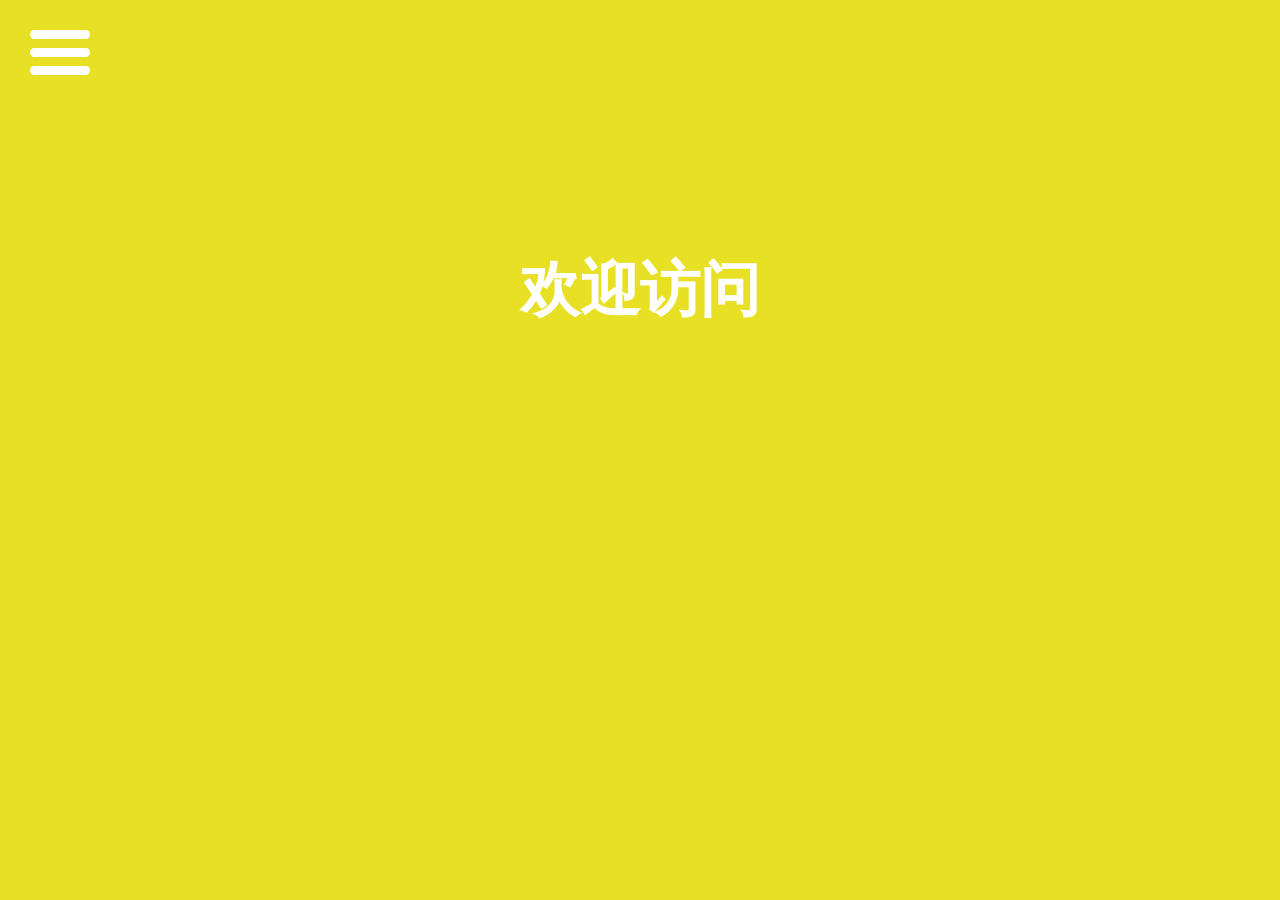
<file: index.html>
<!DOCTYPE html>
<html lang="zh-Hans">

<head>
    <meta charset="UTF-8">
    <meta name="viewport" content="width=device-width, initial-scale=1.0">
    <title>NCS的个人博客</title>
    <link rel="icon" href="img/b6.png" type="image/x-icon">
    <link rel="stylesheet" href="./style.css">
</head>

<body>
    <header>
        <div class="channel">
            <h1>欢迎访问</h1>
        </div>
        <div class="menu_container">
            <input type="checkbox" name="open" id="open">
            <label for="open" class="bt">
                <span></span>
                <span></span>
                <span></span>
            </label>
            <ul class="menu">
                <li style="--i:1">
                    <a href="/index.html">
                        主页
                    </a>
                </li>
                <li style="--i:2">
                    <a href="/about/index-about.html">
                        关于
                    </a>
                </li>
                <li style="--i:3">
                    <a href="/download/index-download.html">
                        下载
                    </a>
                </li>
                <img src="img/b6.png" alt="图片似乎跑走了..:P" width="200" height="200" style="position: relative; top: 95px; left: 47px;">
            </ul>
        </div>
        </header>
        <main>
            <section class="home">
                
            </section>
        </main> 
</body>
</html>
</file>
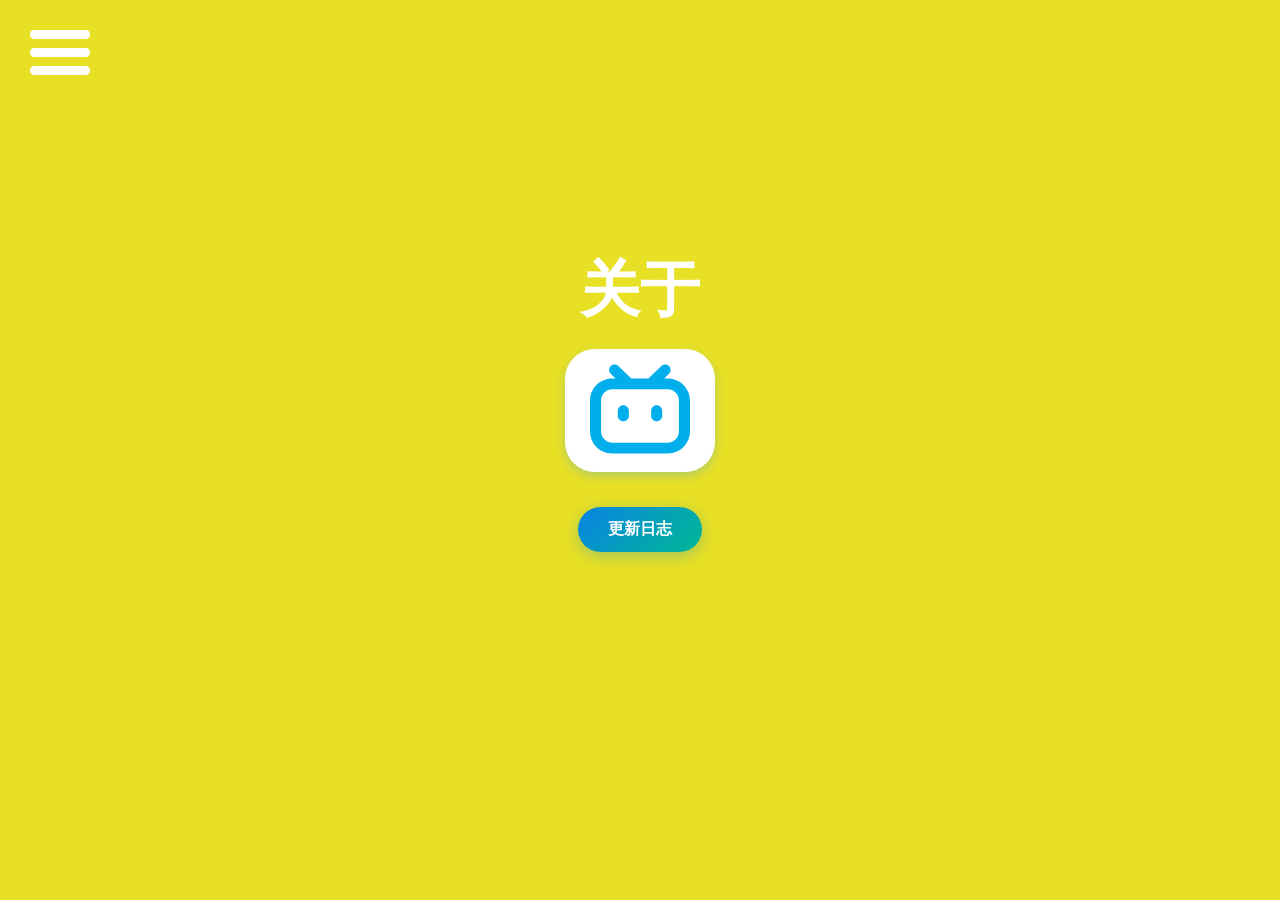
<file: about/index-about.html>
<!DOCTYPE html>
<html lang="zh-Hans">

<head>
    <meta charset="UTF-8">
    <meta name="viewport" content="width=device-width, initial-scale=1.0">
    <title>NCS的个人博客-关于</title>
    <link rel="icon" href="/img/b6.png" type="image/x-icon">
    <link rel="stylesheet" href="./style-about.css">
</head>

<body>
    <header>
        <div class="channel">
            <h1>关于</h1>
        </div>
        <div class="menu_container">
            <input type="checkbox" name="open" id="open">
            <label for="open" class="bt">
                <span></span>
                <span></span>
                <span></span>
            </label>
            <ul class="menu">
                <li style="--i:1">
                    <a href="/index.html">
                        主页
                    </a>
                </li>
                <li style="--i:2">
                    <a href="/about/index-about.html">
                        关于
                    </a>
                </li>
                <li style="--i:3">
                    <a href="/download/index-download.html">
                        下载
                    </a>
                </li>
                <img src="/img/b6.png" alt="图片似乎跑走了..:P" width="200" height="200" style="position: relative; top: 95px; left: 47px;">
            </ul>
        </div>
        </header>
        <main>
            <div class="bilibili">
                <a href="https://space.bilibili.com/3493280304073335?spm_id_from=333.1007.0.0" target="_blank">
                    <img src="/img/bilibili.svg" alt="小电视链接~" width="100" height="100">
                </a>
            </div>
            <div class="changelog">
                <a href="./changelog/index-changelog.html">
                    更新日志
                </a>
            </div>
        </main>
</body>
</html>
</file>
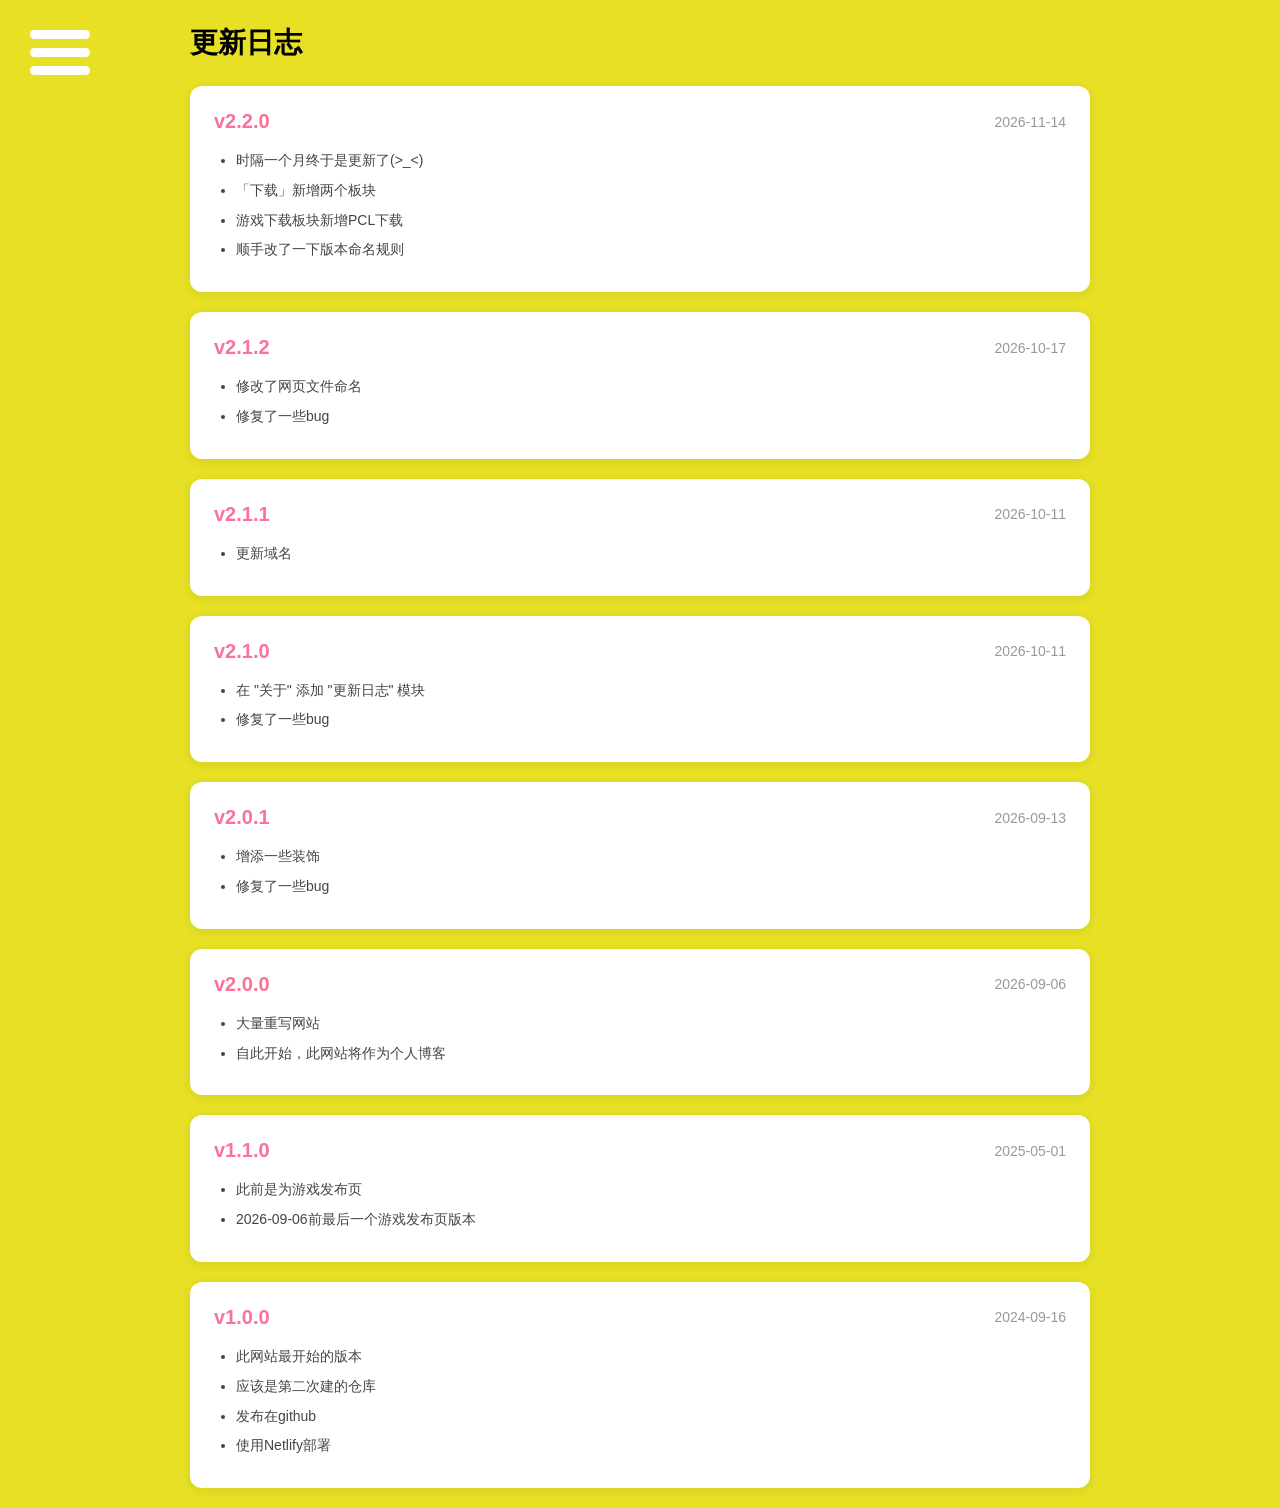
<file: about/changelog/index-changelog.html>
<!DOCTYPE html>
<html lang="zh-Hans">

<head>
    <meta charset="UTF-8">
    <meta name="viewport" content="width=device-width, initial-scale=1.0">
    <title>NCS的个人博客-更新日志</title>
    <link rel="icon" href="/img/b6.png" type="image/x-icon">
    <link rel="stylesheet" href="./style-changelog.css">
</head>

<body>
    <header>
        <div class="menu_container">
            <input type="checkbox" name="open" id="open">
            <label for="open" class="bt">
                <span></span>
                <span></span>
                <span></span>
            </label>
            <ul class="menu">
                <li style="--i:1">
                    <a href="/index.html">
                        主页
                    </a>
                </li>
                <li style="--i:2">
                    <a href="/about/index-about.html">
                        关于
                    </a>
                </li>
                <li style="--i:3">
                    <a href="/download/index-download.html">
                        下载
                    </a>
                </li>
                <img src="/img/b6.png" alt="图片似乎跑走了..:P" width="200" height="200" style="position: relative; top: 95px; left: 47px;">
            </ul>
        </div>
    </header>
    <main>
        <div class="container">
            <h1 class="page-title">更新日志</h1>

            <div class="changelog-card">
                <div class="version-header">
                    <div class="version-name">v2.2.0</div>
                    <div class="version-date">2026-11-14</div>
                </div>
                <ul>
                    <li>时隔一个月终于是更新了(>_<)</li>
                    <li>「下载」新增两个板块</li>
                    <li>游戏下载板块新增PCL下载</li>
                    <li>顺手改了一下版本命名规则</li>
                </ul>
            </div>

            <div class="changelog-card">
                <div class="version-header">
                    <div class="version-name">v2.1.2</div>
                    <div class="version-date">2026-10-17</div>
                </div>
                <ul>
                    <li>修改了网页文件命名</li>
                    <li>修复了一些bug</li>
                </ul>
            </div>

            <div class="changelog-card">
                <div class="version-header">
                    <div class="version-name">v2.1.1</div>
                    <div class="version-date">2026-10-11</div>
                </div>
                <ul>
                    <li>更新域名</li>
                </ul>
            </div>

            <div class="changelog-card">
                <div class="version-header">
                    <div class="version-name">v2.1.0</div>
                    <div class="version-date">2026-10-11</div>
                </div>
                <ul>
                    <li>在 "关于" 添加 "更新日志" 模块</li>
                    <li>修复了一些bug</li>
                </ul>
            </div>

            <div class="changelog-card">
                <div class="version-header">
                    <div class="version-name">v2.0.1</div>
                    <div class="version-date">2026-09-13</div>
                </div>
                <ul>
                    <li>增添一些装饰</li>
                    <li>修复了一些bug</li>
                </ul>
            </div>

            <div class="changelog-card">
                <div class="version-header">
                    <div class="version-name">v2.0.0</div>
                    <div class="version-date">2026-09-06</div>
                </div>
                <ul>
                    <li>大量重写网站</li>
                    <li>自此开始，此网站将作为个人博客</li>
                </ul>
            </div>

            <div class="changelog-card">
                <div class="version-header">
                    <div class="version-name">v1.1.0</div>
                    <div class="version-date">2025-05-01</div>
                </div>
                <ul>
                    <li>此前是为游戏发布页</li>
                    <li>2026-09-06前最后一个游戏发布页版本</li>
                </ul>
            </div>

            <div class="changelog-card">
                <div class="version-header">
                    <div class="version-name">v1.0.0</div>
                    <div class="version-date">2024-09-16</div>
                </div>
                <ul>
                    <li>此网站最开始的版本</li>
                    <li>应该是第二次建的仓库</li>
                    <li>发布在github</li>
                    <li>使用Netlify部署</li>
                </ul>
            </div>
        </div>
    </main> 
</body>
</html>
</file>
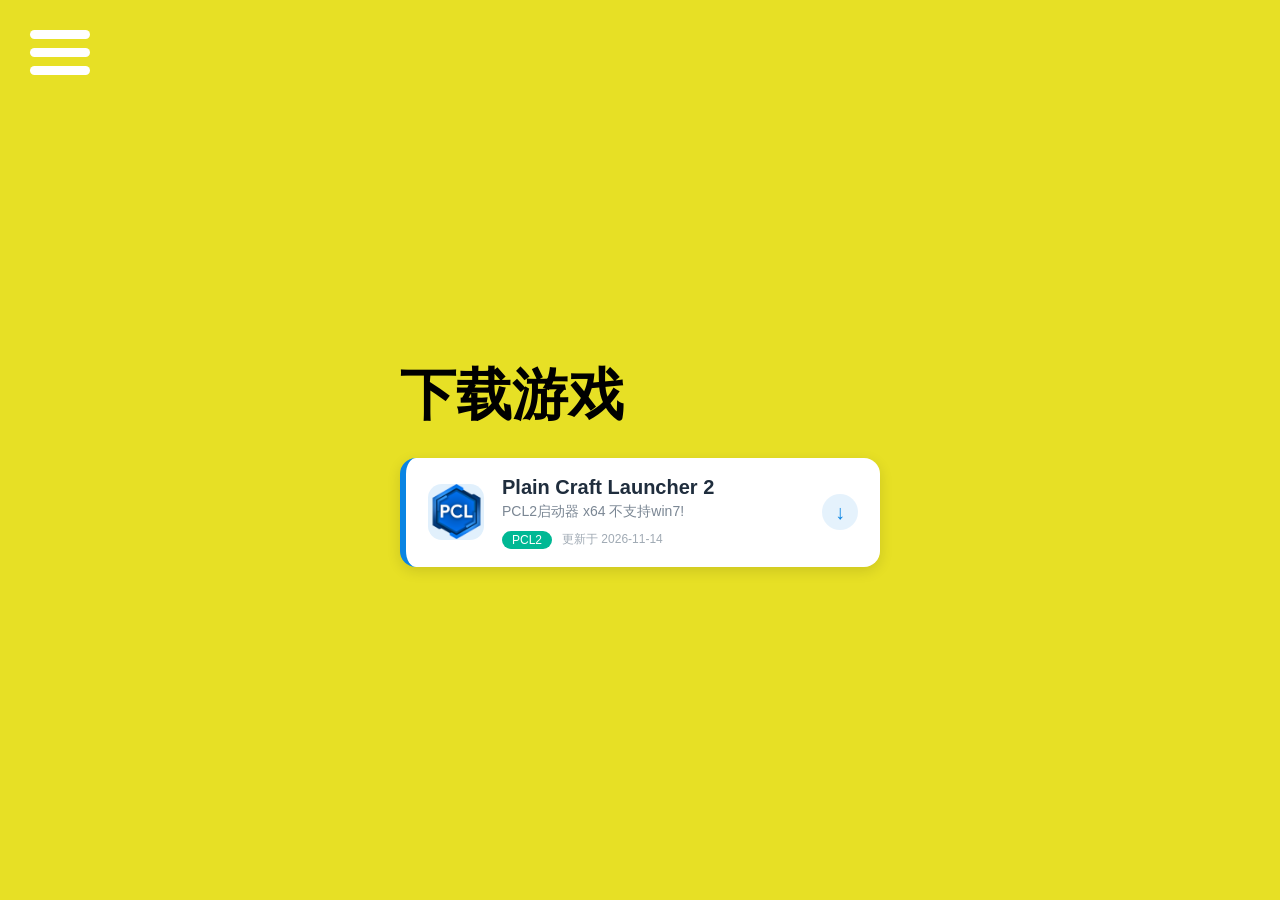
<file: download/download-games/index-dlgm.html>
<!DOCTYPE html>
<html lang="zh-Hans">

<head>
    <meta charset="UTF-8">
    <meta name="viewport" content="width=device-width, initial-scale=1.0">
    <title>NCS的个人博客-下载</title>
    <link rel="icon" href="/img/b6.png" type="image/x-icon">
    <link rel="stylesheet" href="./style-dlgm.css">
</head>

<body>
    <header>
        <div class="channel">
            
        </div>
        <div class="menu_container">
            <input type="checkbox" name="open" id="open">
            <label for="open" class="bt">
                <span></span>
                <span></span>
                <span></span>
            </label>
            <ul class="menu">
                <li style="--i:1">
                    <a href="/index.html">
                        主页
                    </a>
                </li>
                <li style="--i:2">
                    <a href="/about/index-about.html">
                        关于
                    </a>
                </li>
                <li style="--i:3">
                    <a href="/download/index-download.html">
                        下载
                    </a>
                </li>
                <img src="/img/b6.png" alt="图片似乎跑走了..:P" width="200" height="200" style="position: relative; top: 95px; left: 47px;">
            </ul>
        </div>
        </header>
        <main>
            <div class="container">
                <h1 class="page-title">下载游戏</h1>
            </div>
        <div class="download">
            <a class="card" href="https://github.com/Not-clever-Steve/NCS-blog/releases/download/Minecraft/Plain.Craft.Launcher.2.exe">
                <span class="card-icon">
                    <img src="/img/pcl2.ico" width="55" height="55">
                </span>
                <span class="card-info">
                    <span class="card-title">Plain Craft Launcher 2</span>
                    <span class="card-desc">PCL2启动器 x64 不支持win7!</span>
                    <span class="card-meta">
                        <span class="card-tag">PCL2</span>
                        <span class="card-date">更新于 2026-11-14</span>
                    </span>
                </span>
                <span class="card-arrow">↓</span>
            </a>
        </div>
        </main> 
</body>
</html>
</file>
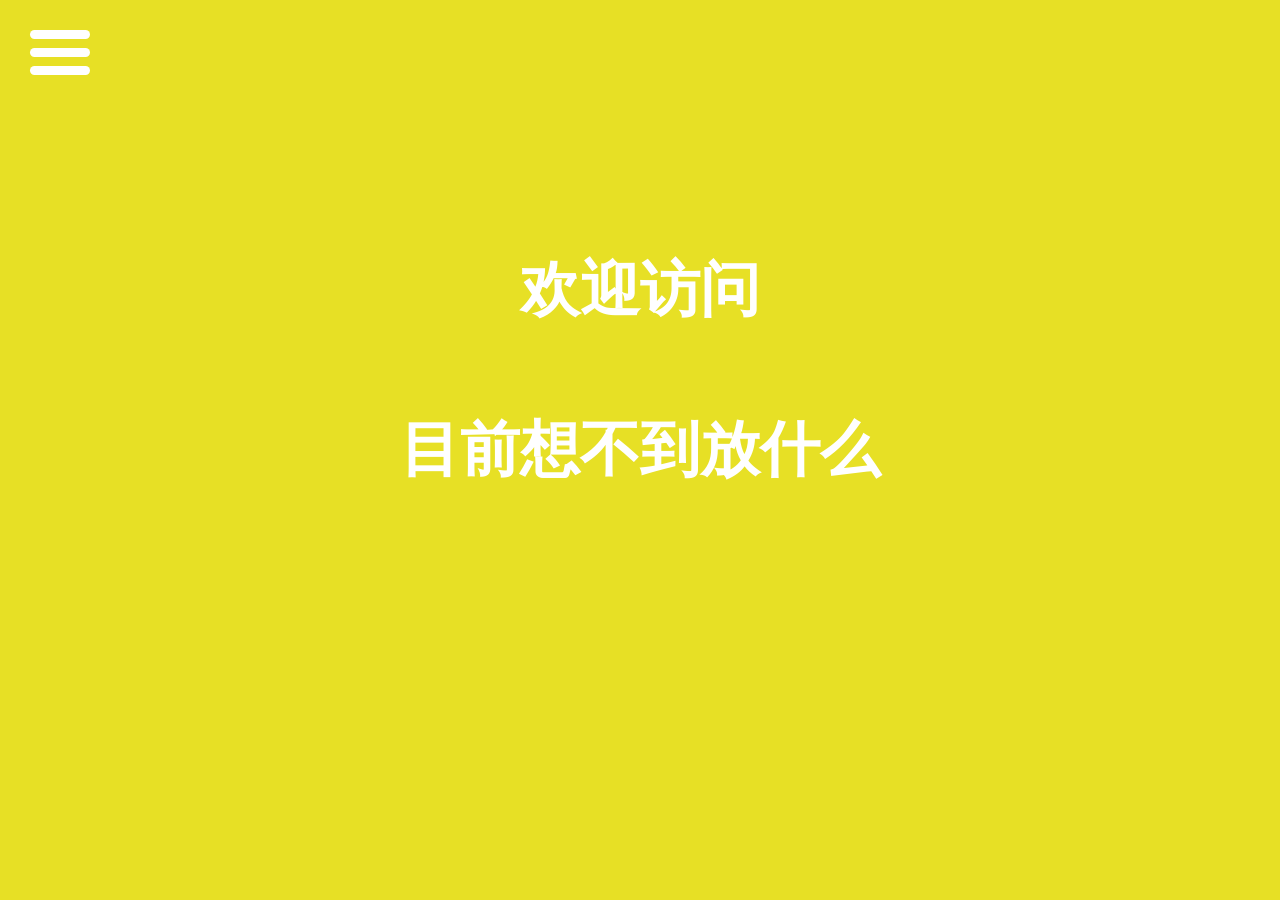
<file: download/download-works/index-dlwk.html>
<!DOCTYPE html>
<html lang="zh-Hans">

<head>
    <meta charset="UTF-8">
    <meta name="viewport" content="width=device-width, initial-scale=1.0">
    <title>NCS的个人博客-下载</title>
    <link rel="icon" href="/img/b6.png" type="image/x-icon">
    <link rel="stylesheet" href="./style-dlwk.css">
</head>

<body>
    <header>
        <div class="channel">
            <h1>欢迎访问</h1>
        </div>
        <div class="menu_container">
            <input type="checkbox" name="open" id="open">
            <label for="open" class="bt">
                <span></span>
                <span></span>
                <span></span>
            </label>
            <ul class="menu">
                <li style="--i:1">
                    <a href="/index.html">
                        主页
                    </a>
                </li>
                <li style="--i:2">
                    <a href="/about/index-about.html">
                        关于
                    </a>
                </li>
                <li style="--i:3">
                    <a href="/download/index-download.html">
                        下载
                    </a>
                </li>
                <img src="/img/b6.png" alt="图片似乎跑走了..:P" width="200" height="200" style="position: relative; top: 95px; left: 47px;">
            </ul>
        </div>
        </header>
        <main>
            <section class="home">
                <h2>目前想不到放什么</h2>
            </section>
        </main> 
</body>
</html>
</file>
<file: style.css>
:root {
    --background-color: #e7e025;
    --border-color    : #7591AD;
    --text-color      : #34495e;
    --color1          : #EC3E27;
    --color2          : #fd79a8;
    --color3          : #0984e3;
    --color4          : #00b894;
    --color5          : #fdcb6e;
    --color6          : #e056fd;
    --color7          : #F97F51;
    --color8          : #BDC581;
}


* {
    margin : 0;
    padding: 0;
}

html {
    font-size: 14px;
}

.home {
        color:white;
        height:85vh;
        background-repeat: no-repeat;
        background-position: center;
        display:flex;
        flex-direction:column;
        align-items: center;
        justify-content: center;
}
.home h2 {
     font-size:60px;
}
.home p {
     color:#fef7e6;
     font-size:18px;
     margin:15px 0;
}

body {
    width           : 100vw;
    height          : 100vh;
    background-color: var(--background-color);
    display         : flex;
    justify-content : center;
    align-items     : center;
    font-family     : 'Montserrat', sans-serif, Arial, 'Microsoft Yahei';
}

.channel {
    position   : absolute;
    width      : 80%;
    text-align : center;
    top        : 50%;
    left       : 50%;
    transform  : translate(-50%, -200px);
    font-size  : 30px;
    font-weight: bold;
    color      : #fff;
}

.menu_container {
    position: absolute;

    top : 0;
    left: 0;

    z-index    : 9999;
    user-select: none;
}

.menu_container input {
    position: absolute;
    top     : -1100px;
    left    : -1400px;
    opacity : 0;
}

.menu_container .bt {
    position: absolute;
    top     : 30px;
    left    : 30px;

    width : 60px;
    height: 45px;

    z-index: 999;

    cursor: pointer;

    display        : flex;
    justify-content: space-between;
    flex-direction : column;
}

.menu_container .bt span {
    position: relative;

    display: block;

    width : 100%;
    height: 9px;

    left: 0;

    border-radius   : 9px;
    background-color: #fff;

    opacity: 1;

    transition: all 0.5s ease-in-out;
}

.menu_container input:checked~.bt span {
    background-color: #666;
}

.menu_container input:checked~.bt span:nth-child(1) {
    transform: translateY(18px) rotate(-135deg);
}

.menu_container input:checked~.bt span:nth-child(2) {
    transform: translateX(60px);
    opacity  : 0;
}

.menu_container input:checked~.bt span:nth-child(3) {
    transform: translateY(-18px) rotate(135deg);
}

.menu_container .menu {
    position: absolute;

    top : 0;
    left: 0;

    padding-top: 150px;

    width : 300px;
    height: calc(100vh - 150px);

    transform: translateX(-100%);

    background-color: #ededed;

    list-style: none;

    transition: all 0.5s cubic-bezier(0.77, 0.2, 0.05, 1.0);
}

.menu_container input:checked~.menu {
    transform : translateX(0px);
    box-shadow: 0 5px 10px rgba(0, 0, 0, 0.5);
}

.menu_container .menu li {

    font-size: 24px;
    margin   : 10px 20px;

    transform: translateX(-50px);
    opacity  : 0;

    text-align: right;
}
.menu_container input:checked~.menu li{
    transition: all 0.2s ease-out calc(var(--i) * 80ms + 200ms);

    transform:  translateX(0px);
    opacity: 1;
}

.menu_container .menu a {
    display: block;

    padding-right: 105px;

    line-height: 60px;

    text-decoration: none;

    color           : #232323;
    background-color: #f1f1f1;

    transition: all 0.3s ease;

}

.menu_container .menu a:hover {
    color           : #f1f1f1;
    background-color: var(--background-color);
}

/* 响应式 */
@media screen and (max-width: 1000px) {
    .home h2 {
        font-size:40px;
    }
}
</file>
<file: about/style-about.css>
:root {
    --background-color: #e7e025;
    --border-color    : #7591AD;
    --text-color      : #34495e;
    --color1          : #EC3E27;
    --color2          : #fd79a8;
    --color3          : #0984e3;
    --color4          : #00b894;
    --color5          : #fdcb6e;
    --color6          : #e056fd;
    --color7          : #F97F51;
    --color8          : #BDC581;
}


* {
    margin : 0;
    padding: 0;
}

html {
    font-size: 14px;
}

.home {
        color:white;
        height:85vh;
        background-repeat: no-repeat;
        background-position: center;
        display:flex;
        flex-direction:column;
        align-items: center;
        justify-content: center;
        text-decoration: none;
}

.home p {
     color: #000;;
     font-size:25px;
     margin:15px 0;
}

.bilibili {
  text-align: center;
}

.bilibili a {
  text-decoration: none;
  display: inline-block;
  padding: 10px 25px;
  background: #fff;
  color: #fff;
  border-radius: 30px;
  font-weight: 600;
  font-size: 14px;
  box-shadow: 0 4px 10px rgba(64, 158, 255, 0.3);
  transition: all 0.3s ease;
}

.bilibili a:hover {
  background: #fff;
  transform: translateY(-2px);
  box-shadow: 0 8px 20px rgba(64, 158, 255, 0.4);
}

.changelog {
  text-align: center;
  margin-top: 20px;
}

.changelog a {
  text-decoration: none;
  display: inline-block;
  padding: 12px 30px;
  background: linear-gradient(135deg, var(--color3), var(--color4));
  color: #fff;
  border-radius: 25px;
  font-weight: 600;
  font-size: 16px;
  box-shadow: 0 4px 15px rgba(9, 132, 227, 0.3);
  transition: all 0.3s ease;
  margin-top: 15px;
}

.changelog a:hover {
  background: linear-gradient(135deg, var(--color4), var(--color3));
  transform: translateY(-3px);
  box-shadow: 0 8px 25px rgba(9, 132, 227, 0.4);
}

.changelog a:active {
  transform: translateY(-1px);
  box-shadow: 0 4px 10px rgba(9, 132, 227, 0.3);
}

body {
    width           : 100vw;
    height          : 100vh;
    background-color: var(--background-color);
    display         : flex;
    justify-content : center;
    align-items     : center;
    font-family     : 'Montserrat', sans-serif, Arial, 'Microsoft Yahei';
}

.channel {
    position   : absolute;
    width      : 80%;
    text-align : center;
    top        : 50%;
    left       : 50%;
    transform  : translate(-50%, -200px);
    font-size  : 30px;
    font-weight: bold;
    color      : #fff;
}

.menu_container {
    position: absolute;

    top : 0;
    left: 0;

    z-index    : 9999;
    user-select: none;
}

.menu_container input {
    position: absolute;
    top     : -1100px;
    left    : -1400px;
    opacity : 0;
}

.menu_container .bt {
    position: absolute;
    top     : 30px;
    left    : 30px;

    width : 60px;
    height: 45px;

    z-index: 999;

    cursor: pointer;

    display        : flex;
    justify-content: space-between;
    flex-direction : column;
}

.menu_container .bt span {
    position: relative;

    display: block;

    width : 100%;
    height: 9px;

    left: 0;

    border-radius   : 9px;
    background-color: #fff;

    opacity: 1;

    transition: all 0.5s ease-in-out;
}

.menu_container input:checked~.bt span {
    background-color: #666;
}

.menu_container input:checked~.bt span:nth-child(1) {
    transform: translateY(18px) rotate(-135deg);
}

.menu_container input:checked~.bt span:nth-child(2) {
    transform: translateX(60px);
    opacity  : 0;
}

.menu_container input:checked~.bt span:nth-child(3) {
    transform: translateY(-18px) rotate(135deg);
}

.menu_container .menu {
    position: absolute;

    top : 0;
    left: 0;

    padding-top: 150px;

    width : 300px;
    height: calc(100vh - 150px);

    transform: translateX(-100%);

    background-color: #ededed;

    list-style: none;

    transition: all 0.5s cubic-bezier(0.77, 0.2, 0.05, 1.0);
}

.menu_container input:checked~.menu {
    transform : translateX(0px);
    box-shadow: 0 5px 10px rgba(0, 0, 0, 0.5);
}

.menu_container .menu li {

    font-size: 24px;
    margin   : 10px 20px;

    transform: translateX(-50px);
    opacity  : 0;

    text-align: right;
}
.menu_container input:checked~.menu li{
    transition: all 0.2s ease-out calc(var(--i) * 80ms + 200ms);

    transform:  translateX(0px);
    opacity: 1;
}

.menu_container .menu a {
    display: block;

    padding-right: 105px;

    line-height: 60px;

    text-decoration: none;

    color           : #232323;
    background-color: #f1f1f1;

    transition: all 0.3s ease;

}

.menu_container .menu a:hover {
    color           : #f1f1f1;
    background-color: var(--background-color);
}
</file>
<file: about/changelog/style-changelog.css>
:root {
    --background-color: #e7e025;
    --border-color    : #7591AD;
    --text-color      : #34495e;
    --color1          : #EC3E27;
    --color2          : #fd79a8;
    --color3          : #0984e3;
    --color4          : #00b894;
    --color5          : #fdcb6e;
    --color6          : #e056fd;
    --color7          : #F97F51;
    --color8          : #BDC581;
}

* {
    margin : 0;
    padding: 0;
    margin:0;padding:0;
}
html {
    font-size: 14px;
}

.home {
        color:white;
        height:85vh;
        background-repeat: no-repeat;
        background-position: center;
        display:flex;
        flex-direction:column;
        align-items: center;
        justify-content: center;
}
.home h2 {
     font-size:60px;
}
.home p {
     color:#fef7e6;
     font-size:18px;
     margin:15px 0;
}

body {
    background-color: var(--background-color);
    justify-content : center;
    align-items     : center;
    font-family     : 'Montserrat', sans-serif, Arial, 'Microsoft Yahei';
}

.channel {
    position   : absolute;
    width      : 80%;
    text-align : center;
    top        : 50%;
    left       : 50%;
    transform  : translate(-50%, -200px);
    font-size  : 30px;
    font-weight: bold;
    color      : #fff;
}

.menu_container {
    position: absolute;

    top : 0;
    left: 0;

    z-index    : 9999;
    user-select: none;
}

.menu_container input {
    position: absolute;
    top     : -1100px;
    left    : -1400px;
    opacity : 0;
}

.menu_container .bt {
    position: absolute;
    top     : 30px;
    left    : 30px;

    width : 60px;
    height: 45px;

    z-index: 999;

    cursor: pointer;

    display        : flex;
    justify-content: space-between;
    flex-direction : column;
}

.menu_container .bt span {
    position: relative;

    display: block;

    width : 100%;
    height: 9px;

    left: 0;

    border-radius   : 9px;
    background-color: #fff;

    opacity: 1;

    transition: all 0.5s ease-in-out;
}

.menu_container input:checked~.bt span {
    background-color: #666;
}

.menu_container input:checked~.bt span:nth-child(1) {
    transform: translateY(18px) rotate(-135deg);
}

.menu_container input:checked~.bt span:nth-child(2) {
    transform: translateX(60px);
    opacity  : 0;
}

.menu_container input:checked~.bt span:nth-child(3) {
    transform: translateY(-18px) rotate(135deg);
}

.menu_container .menu {
    position: absolute;

    top : 0;
    left: 0;

    padding-top: 150px;

    width : 300px;
    height: calc(100vh - 150px);

    transform: translateX(-100%);

    background-color: #ededed;

    list-style: none;

    transition: all 0.5s cubic-bezier(0.77, 0.2, 0.05, 1.0);
}

.menu_container input:checked~.menu {
    transform : translateX(0px);
    box-shadow: 0 5px 10px rgba(0, 0, 0, 0.5);
}

.menu_container .menu li {

    font-size: 24px;
    margin   : 10px 20px;

    transform: translateX(-50px);
    opacity  : 0;

    text-align: right;
}
.menu_container input:checked~.menu li{
    transition: all 0.2s ease-out calc(var(--i) * 80ms + 200ms);

    transform:  translateX(0px);
    opacity: 1;
}

.menu_container .menu a {
    display: block;

    padding-right: 105px;

    line-height: 60px;

    text-decoration: none;

    color           : #232323;
    background-color: #f1f1f1;

    transition: all 0.3s ease;

}

.menu_container .menu a:hover {
    color           : #f1f1f1;
    background-color: var(--background-color);
}

.container {
    max-width:900px;
    margin:0 auto;
}

.page-title {
    font-size:28px;
    font-weight:bold;
    margin-bottom:24px;
    margin-top:24px;
}

.changelog-card {
    background:#fff;
    border-radius:12px;
    padding:24px;
    margin-bottom:20px;
    box-shadow:0 2px 12px rgba(0,0,0,0.08);
}

.version-header {
    display:flex;
    justify-content:space-between;
    align-items:center;
    margin-bottom:16px;
}

.version-name {
    font-size:20px;
    font-weight:bold;color:#FB7299;
}

.version-date {
    color:#999;
    font-size:14px;
}

.section-title {
    font-size:16px;
    font-weight:bold;
    margin:18px 0 10px;
}

ul {
    padding-left:22px;
}

li {
    line-height:1.7;
    margin-bottom:6px;
    color:#444;
}

.warning {
    background:#fff5f5;
    border-left:4px solid #ff7d7d;
    padding:10px 12px;
    border-radius:4px;
    margin-top:12px;
    color:#c94444;
}
</file>
<file: download/download-games/style-dlgm.css>
:root {
    --background-color: #e7e025;
    --border-color    : #7591AD;
    --text-color      : #34495e;
    --color1          : #EC3E27;
    --color2          : #fd79a8;
    --color3          : #0984e3;
    --color4          : #00b894;
    --color5          : #fdcb6e;
    --color6          : #e056fd;
    --color7          : #F97F51;
    --color8          : #BDC581;
}


* {
    margin : 0;
    padding: 0;
}

html {
    font-size: 14px;
}

.home {
        color:white;
        height:85vh;
        background-repeat: no-repeat;
        background-position: center;
        display:flex;
        flex-direction:column;
        align-items: center;
        justify-content: center;
}
.home h2 {
     font-size:60px;
}
.home p {
     color:#fef7e6;
     font-size:18px;
     margin:15px 0;
}

body {
    width           : 100vw;
    height          : 100vh;
    background-color: var(--background-color);
    display         : flex;
    justify-content : center;
    align-items     : center;
    font-family     : 'Montserrat', sans-serif, Arial, 'Microsoft Yahei';
}

.container {
    font-size:28px;
    font-weight:bold;
    margin-bottom:24px;
    margin-top:24px;
}

.download {
    display       : flex;
    flex-direction: column;
    align-items   : center;
    gap           : 20px;
}

.card {
    position: relative;
    display : flex;
    align-items: center;
    gap     : 18px;

    width        : 480px;
    max-width    : 90vw;
    padding      : 18px 22px;
    box-sizing   : border-box;

    background-color: #fff;
    border-radius   : 16px;
    border-left     : 6px solid var(--color3);
    box-shadow      : 0 4px 14px rgba(0, 0, 0, 0.12);

    text-decoration: none;
    color          : var(--text-color);

    transition: transform 0.3s ease, box-shadow 0.3s ease, border-color 0.3s ease;
}

.card:hover {
    transform   : translateY(-6px);
    box-shadow  : 0 12px 26px rgba(0, 0, 0, 0.22);
    border-color: var(--color7);
}

.card:active {
    transform : translateY(-2px);
    box-shadow: 0 6px 16px rgba(0, 0, 0, 0.18);
}

.card-icon {
    flex-shrink     : 0;
    width           : 56px;
    height          : 56px;
    line-height     : 56px;
    text-align      : center;
    font-size       : 28px;
    border-radius   : 14px;
    background-color: rgba(9, 132, 227, 0.12);
}

.card-info {
    display       : flex;
    flex-direction: column;
    gap           : 4px;
    flex          : 1;
    min-width     : 0;
}

.card-title {
    font-size  : 20px;
    font-weight: 700;
    color      : #1f2d3d;
}

.card-desc {
    font-size: 14px;
    color    : #7b8794;
}

.card-meta {
    display    : flex;
    align-items: center;
    gap        : 10px;
    margin-top : 6px;
}

.card-tag {
    padding         : 2px 10px;
    font-size       : 12px;
    border-radius   : 999px;
    color           : #fff;
    background-color: var(--color4);
}

.card-date {
    font-size: 12px;
    color    : #a0aab4;
}

.card-arrow {
    flex-shrink     : 0;
    width           : 36px;
    height          : 36px;
    line-height     : 36px;
    text-align      : center;
    font-size       : 20px;
    border-radius   : 50%;
    color           : var(--color3);
    background-color: rgba(9, 132, 227, 0.1);
    transition      : all 0.3s ease;
}

.card:hover .card-arrow {
    color           : #fff;
    background-color: var(--color3);
    transform       : translateY(3px);
}

.channel {
    position   : absolute;
    width      : 80%;
    text-align : center;
    top        : 50%;
    left       : 50%;
    transform  : translate(-50%, -200px);
    font-size  : 30px;
    font-weight: bold;
    color      : #fff;
}

.menu_container {
    position: absolute;

    top : 0;
    left: 0;

    z-index    : 9999;
    user-select: none;
}

.menu_container input {
    position: absolute;
    top     : -1100px;
    left    : -1400px;
    opacity : 0;
}

.menu_container .bt {
    position: absolute;
    top     : 30px;
    left    : 30px;

    width : 60px;
    height: 45px;

    z-index: 999;

    cursor: pointer;

    display        : flex;
    justify-content: space-between;
    flex-direction : column;
}

.menu_container .bt span {
    position: relative;

    display: block;

    width : 100%;
    height: 9px;

    left: 0;

    border-radius   : 9px;
    background-color: #fff;

    opacity: 1;

    transition: all 0.5s ease-in-out;
}

.menu_container input:checked~.bt span {
    background-color: #666;
}

.menu_container input:checked~.bt span:nth-child(1) {
    transform: translateY(18px) rotate(-135deg);
}

.menu_container input:checked~.bt span:nth-child(2) {
    transform: translateX(60px);
    opacity  : 0;
}

.menu_container input:checked~.bt span:nth-child(3) {
    transform: translateY(-18px) rotate(135deg);
}

.menu_container .menu {
    position: absolute;

    top : 0;
    left: 0;

    padding-top: 150px;

    width : 300px;
    height: calc(100vh - 150px);

    transform: translateX(-100%);

    background-color: #ededed;

    list-style: none;

    transition: all 0.5s cubic-bezier(0.77, 0.2, 0.05, 1.0);
}

.menu_container input:checked~.menu {
    transform : translateX(0px);
    box-shadow: 0 5px 10px rgba(0, 0, 0, 0.5);
}

.menu_container .menu li {

    font-size: 24px;
    margin   : 10px 20px;

    transform: translateX(-50px);
    opacity  : 0;

    text-align: right;
}
.menu_container input:checked~.menu li{
    transition: all 0.2s ease-out calc(var(--i) * 80ms + 200ms);

    transform:  translateX(0px);
    opacity: 1;
}

.menu_container .menu a {
    display: block;

    padding-right: 105px;

    line-height: 60px;

    text-decoration: none;

    color           : #232323;
    background-color: #f1f1f1;

    transition: all 0.3s ease;

}

.menu_container .menu a:hover {
    color           : #f1f1f1;
    background-color: var(--background-color);
}

/* 响应式 */
@media screen and (max-width: 1000px) {
    .home h2 {
        font-size:40px;
    }
}
</file>
<file: download/download-works/style-dlwk.css>
:root {
    --background-color: #e7e025;
    --border-color    : #7591AD;
    --text-color      : #34495e;
    --color1          : #EC3E27;
    --color2          : #fd79a8;
    --color3          : #0984e3;
    --color4          : #00b894;
    --color5          : #fdcb6e;
    --color6          : #e056fd;
    --color7          : #F97F51;
    --color8          : #BDC581;
}


* {
    margin : 0;
    padding: 0;
}

html {
    font-size: 14px;
}

.home {
        color:white;
        height:85vh;
        background-repeat: no-repeat;
        background-position: center;
        display:flex;
        flex-direction:column;
        align-items: center;
        justify-content: center;
}
.home h2 {
     font-size:60px;
}
.home p {
     color:#fef7e6;
     font-size:18px;
     margin:15px 0;
}

body {
    width           : 100vw;
    height          : 100vh;
    background-color: var(--background-color);
    display         : flex;
    justify-content : center;
    align-items     : center;
    font-family     : 'Montserrat', sans-serif, Arial, 'Microsoft Yahei';
}

.channel {
    position   : absolute;
    width      : 80%;
    text-align : center;
    top        : 50%;
    left       : 50%;
    transform  : translate(-50%, -200px);
    font-size  : 30px;
    font-weight: bold;
    color      : #fff;
}

.menu_container {
    position: absolute;

    top : 0;
    left: 0;

    z-index    : 9999;
    user-select: none;
}

.menu_container input {
    position: absolute;
    top     : -1100px;
    left    : -1400px;
    opacity : 0;
}

.menu_container .bt {
    position: absolute;
    top     : 30px;
    left    : 30px;

    width : 60px;
    height: 45px;

    z-index: 999;

    cursor: pointer;

    display        : flex;
    justify-content: space-between;
    flex-direction : column;
}

.menu_container .bt span {
    position: relative;

    display: block;

    width : 100%;
    height: 9px;

    left: 0;

    border-radius   : 9px;
    background-color: #fff;

    opacity: 1;

    transition: all 0.5s ease-in-out;
}

.menu_container input:checked~.bt span {
    background-color: #666;
}

.menu_container input:checked~.bt span:nth-child(1) {
    transform: translateY(18px) rotate(-135deg);
}

.menu_container input:checked~.bt span:nth-child(2) {
    transform: translateX(60px);
    opacity  : 0;
}

.menu_container input:checked~.bt span:nth-child(3) {
    transform: translateY(-18px) rotate(135deg);
}

.menu_container .menu {
    position: absolute;

    top : 0;
    left: 0;

    padding-top: 150px;

    width : 300px;
    height: calc(100vh - 150px);

    transform: translateX(-100%);

    background-color: #ededed;

    list-style: none;

    transition: all 0.5s cubic-bezier(0.77, 0.2, 0.05, 1.0);
}

.menu_container input:checked~.menu {
    transform : translateX(0px);
    box-shadow: 0 5px 10px rgba(0, 0, 0, 0.5);
}

.menu_container .menu li {

    font-size: 24px;
    margin   : 10px 20px;

    transform: translateX(-50px);
    opacity  : 0;

    text-align: right;
}
.menu_container input:checked~.menu li{
    transition: all 0.2s ease-out calc(var(--i) * 80ms + 200ms);

    transform:  translateX(0px);
    opacity: 1;
}

.menu_container .menu a {
    display: block;

    padding-right: 105px;

    line-height: 60px;

    text-decoration: none;

    color           : #232323;
    background-color: #f1f1f1;

    transition: all 0.3s ease;

}

.menu_container .menu a:hover {
    color           : #f1f1f1;
    background-color: var(--background-color);
}

/* 响应式 */
@media screen and (max-width: 1000px) {
    .home h2 {
        font-size:40px;
    }
}
</file>
